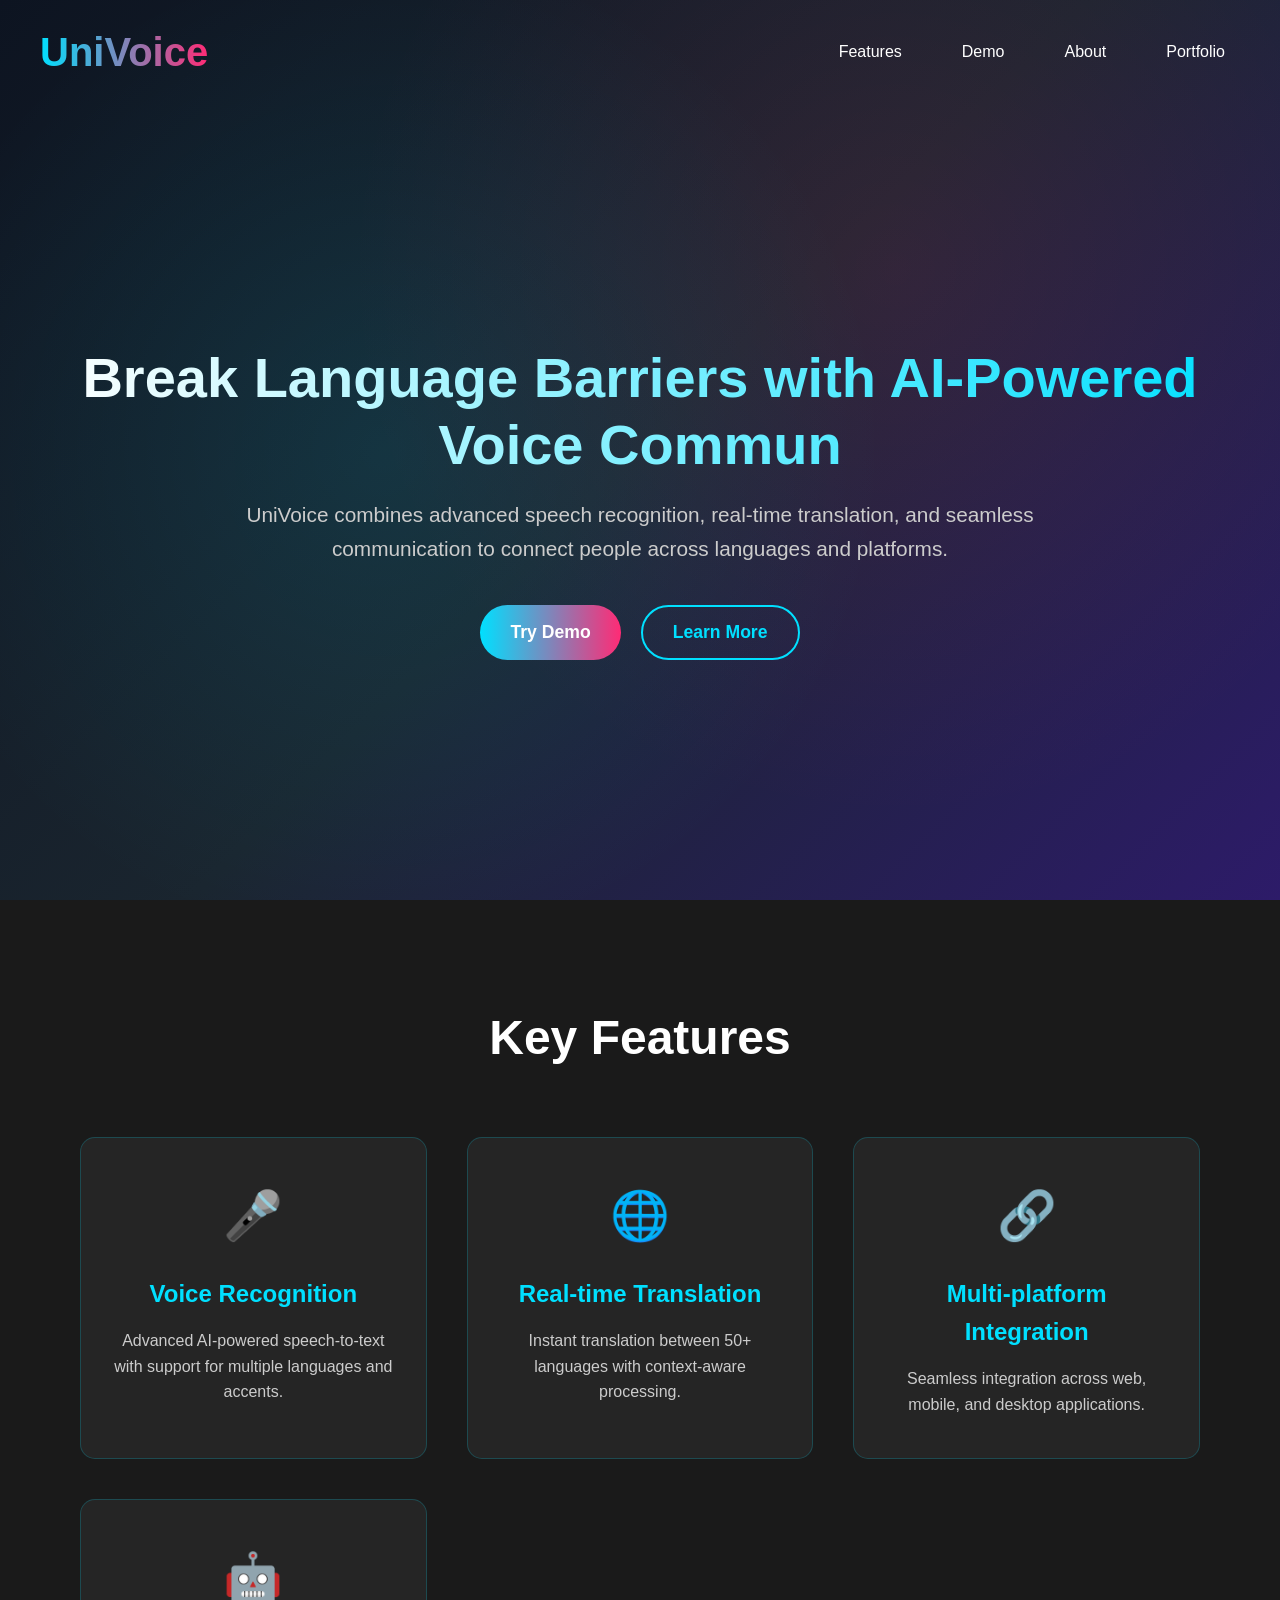
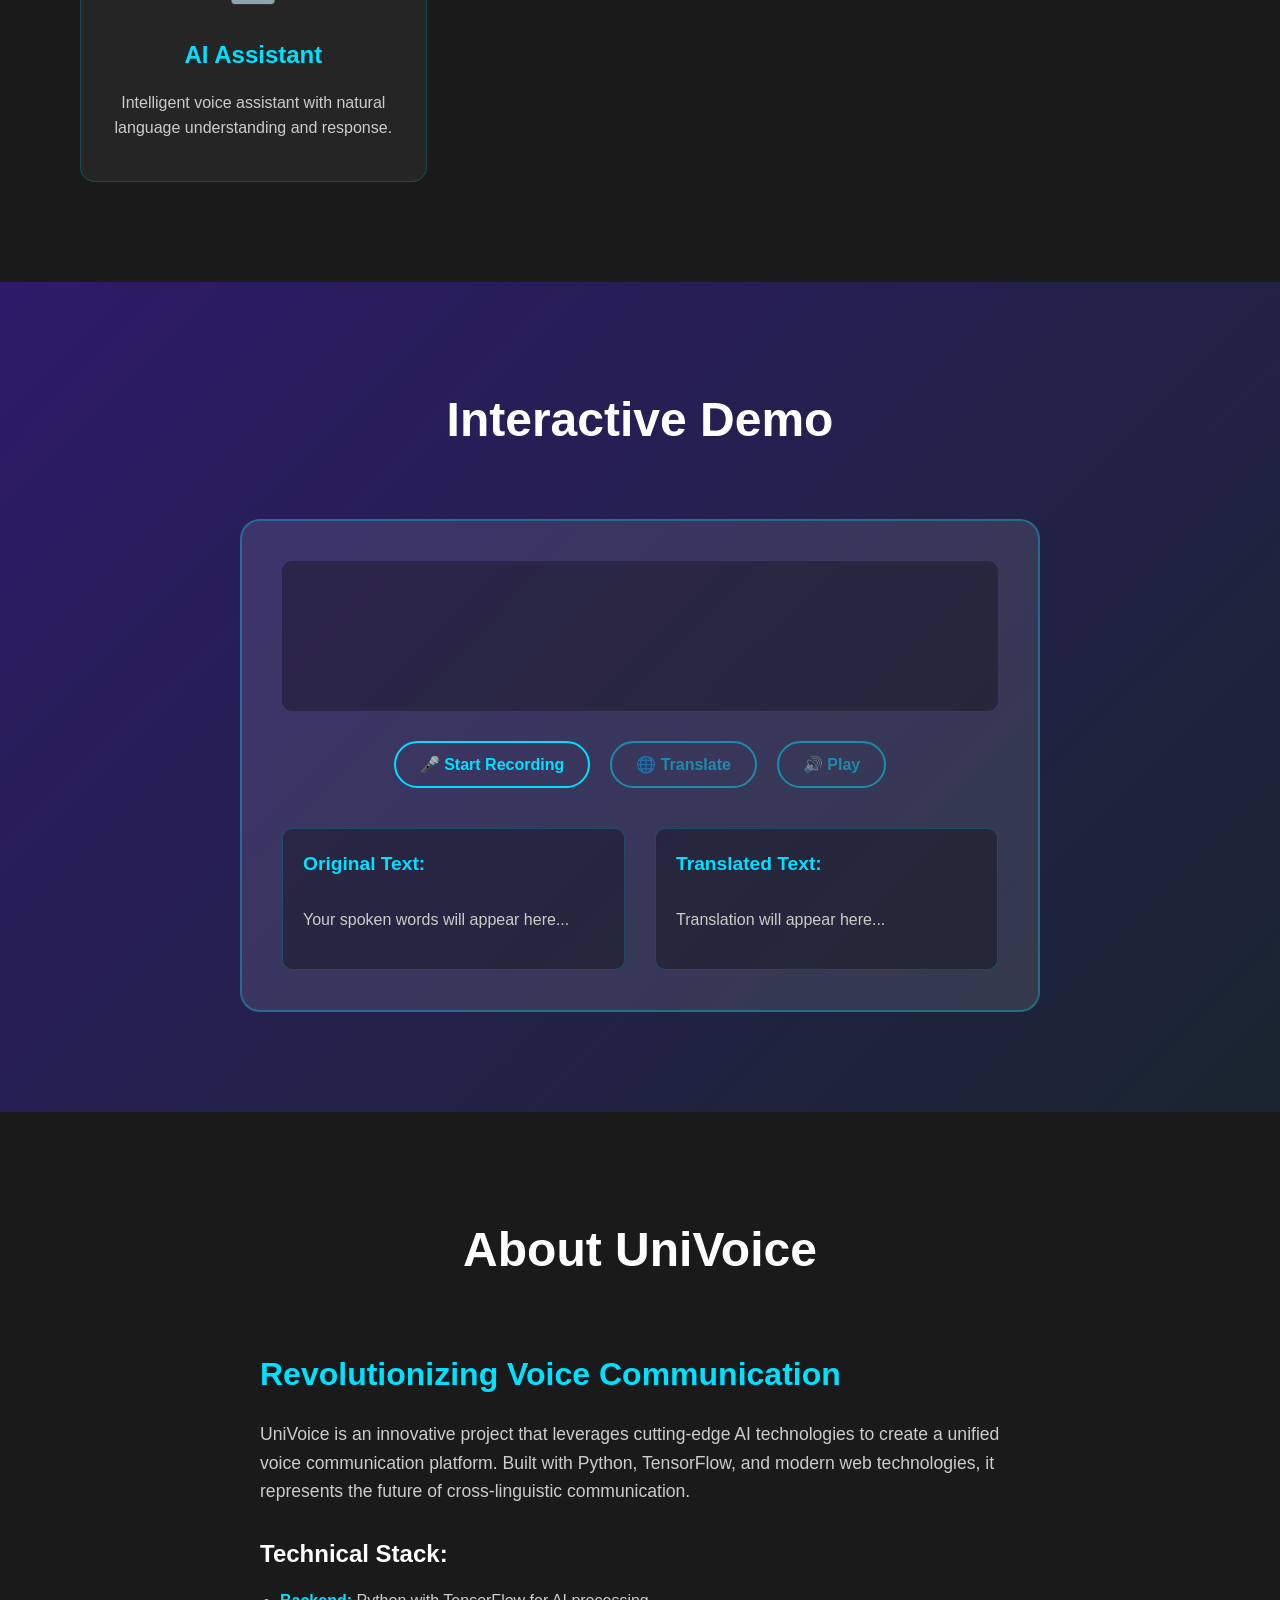
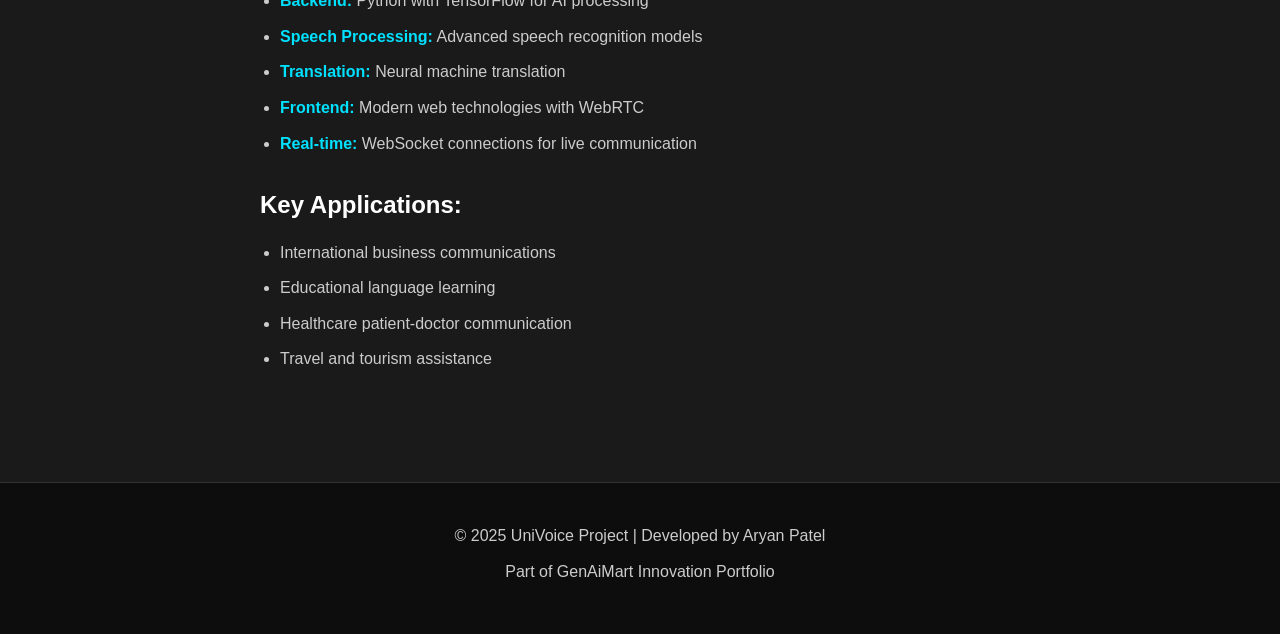
<file: univoice/index.html>
<!DOCTYPE html>
<html lang="en">
<head>
  <meta charset="UTF-8">
  <meta name="viewport" content="width=device-width, initial-scale=1.0">
  <title>UniVoice - Unified Voice Communication Platform</title>
  <link rel="stylesheet" href="styles.css">
</head>
<body>
  <header class="hero">
    <nav class="navbar">
      <div class="nav-brand">
        <h1>UniVoice</h1>
      </div>
      <div class="nav-links">
        <a href="#features">Features</a>
        <a href="#demo">Demo</a>
        <a href="#about">About</a>
        <a href="../index.html">Portfolio</a>
      </div>
    </nav>
    
    <div class="hero-content">
      <h2>Break Language Barriers with AI-Powered Voice Communication</h2>
      <p>UniVoice combines advanced speech recognition, real-time translation, and seamless communication to connect people across languages and platforms.</p>
      <div class="hero-buttons">
        <button class="btn-primary" id="startDemo">Try Demo</button>
        <button class="btn-secondary">Learn More</button>
      </div>
    </div>
  </header>

  <section id="features" class="features">
    <div class="container">
      <h2>Key Features</h2>
      <div class="feature-grid">
        <div class="feature-card">
          <div class="feature-icon">🎤</div>
          <h3>Voice Recognition</h3>
          <p>Advanced AI-powered speech-to-text with support for multiple languages and accents.</p>
        </div>
        
        <div class="feature-card">
          <div class="feature-icon">🌐</div>
          <h3>Real-time Translation</h3>
          <p>Instant translation between 50+ languages with context-aware processing.</p>
        </div>
        
        <div class="feature-card">
          <div class="feature-icon">🔗</div>
          <h3>Multi-platform Integration</h3>
          <p>Seamless integration across web, mobile, and desktop applications.</p>
        </div>
        
        <div class="feature-card">
          <div class="feature-icon">🤖</div>
          <h3>AI Assistant</h3>
          <p>Intelligent voice assistant with natural language understanding and response.</p>
        </div>
      </div>
    </div>
  </section>

  <section id="demo" class="demo">
    <div class="container">
      <h2>Interactive Demo</h2>
      <div class="demo-interface">
        <div class="voice-visualizer">
          <div class="wave-animation" id="waveAnimation"></div>
        </div>
        <div class="demo-controls">
          <button class="demo-btn" id="recordBtn">🎤 Start Recording</button>
          <button class="demo-btn" id="translateBtn" disabled>🌐 Translate</button>
          <button class="demo-btn" id="playBtn" disabled>🔊 Play</button>
        </div>
        <div class="demo-output">
          <div class="output-section">
            <h4>Original Text:</h4>
            <p id="originalText">Your spoken words will appear here...</p>
          </div>
          <div class="output-section">
            <h4>Translated Text:</h4>
            <p id="translatedText">Translation will appear here...</p>
          </div>
        </div>
      </div>
    </div>
  </section>

  <section id="about" class="about">
    <div class="container">
      <h2>About UniVoice</h2>
      <div class="about-content">
        <div class="about-text">
          <h3>Revolutionizing Voice Communication</h3>
          <p>UniVoice is an innovative project that leverages cutting-edge AI technologies to create a unified voice communication platform. Built with Python, TensorFlow, and modern web technologies, it represents the future of cross-linguistic communication.</p>
          
          <h4>Technical Stack:</h4>
          <ul>
            <li><strong>Backend:</strong> Python with TensorFlow for AI processing</li>
            <li><strong>Speech Processing:</strong> Advanced speech recognition models</li>
            <li><strong>Translation:</strong> Neural machine translation</li>
            <li><strong>Frontend:</strong> Modern web technologies with WebRTC</li>
            <li><strong>Real-time:</strong> WebSocket connections for live communication</li>
          </ul>
          
          <h4>Key Applications:</h4>
          <ul>
            <li>International business communications</li>
            <li>Educational language learning</li>
            <li>Healthcare patient-doctor communication</li>
            <li>Travel and tourism assistance</li>
          </ul>
        </div>
      </div>
    </div>
  </section>

  <footer class="footer">
    <div class="container">
      <p>&copy; 2025 UniVoice Project | Developed by Aryan Patel</p>
      <p>Part of GenAiMart Innovation Portfolio</p>
    </div>
  </footer>

  <script src="script.js"></script>
</body>
</html>
</file>
<file: univoice/styles.css>
* {
  margin: 0;
  padding: 0;
  box-sizing: border-box;
}

body {
  font-family: 'Segoe UI', Tahoma, Geneva, Verdana, sans-serif;
  background: linear-gradient(135deg, #0d1421 0%, #1a252f 100%);
  color: #ffffff;
  line-height: 1.6;
}

.container {
  max-width: 1200px;
  margin: 0 auto;
  padding: 0 20px;
}

/* Header & Navigation */
.hero {
  min-height: 100vh;
  background: linear-gradient(135deg, #0d1421 0%, #1a252f 50%, #2d1b69 100%);
  display: flex;
  flex-direction: column;
  position: relative;
  overflow: hidden;
}

.hero::before {
  content: '';
  position: absolute;
  top: 0;
  left: 0;
  right: 0;
  bottom: 0;
  background: radial-gradient(circle at 30% 50%, rgba(0, 224, 255, 0.1) 0%, transparent 50%),
              radial-gradient(circle at 70% 30%, rgba(255, 43, 117, 0.1) 0%, transparent 50%);
  pointer-events: none;
}

.navbar {
  display: flex;
  justify-content: space-between;
  align-items: center;
  padding: 20px 40px;
  position: relative;
  z-index: 10;
}

.nav-brand h1 {
  font-size: 2.5rem;
  background: linear-gradient(90deg, #00e0ff, #ff2b75);
  -webkit-background-clip: text;
  -webkit-text-fill-color: transparent;
  font-weight: bold;
}

.nav-links {
  display: flex;
  gap: 30px;
}

.nav-links a {
  color: #ffffff;
  text-decoration: none;
  font-weight: 500;
  transition: color 0.3s ease;
  padding: 10px 15px;
  border-radius: 5px;
}

.nav-links a:hover {
  color: #00e0ff;
  background: rgba(0, 224, 255, 0.1);
}

.hero-content {
  flex: 1;
  display: flex;
  flex-direction: column;
  justify-content: center;
  align-items: center;
  text-align: center;
  padding: 0 40px;
  position: relative;
  z-index: 10;
}

.hero-content h2 {
  font-size: 3.5rem;
  margin-bottom: 20px;
  background: linear-gradient(90deg, #ffffff, #00e0ff);
  -webkit-background-clip: text;
  -webkit-text-fill-color: transparent;
  line-height: 1.2;
}

.hero-content p {
  font-size: 1.3rem;
  color: #cccccc;
  margin-bottom: 40px;
  max-width: 800px;
}

.hero-buttons {
  display: flex;
  gap: 20px;
}

.btn-primary, .btn-secondary {
  padding: 15px 30px;
  font-size: 1.1rem;
  font-weight: bold;
  border: none;
  border-radius: 50px;
  cursor: pointer;
  transition: all 0.3s ease;
  text-decoration: none;
  display: inline-block;
}

.btn-primary {
  background: linear-gradient(90deg, #00e0ff, #ff2b75);
  color: #ffffff;
}

.btn-primary:hover {
  transform: translateY(-2px);
  box-shadow: 0 10px 20px rgba(0, 224, 255, 0.3);
}

.btn-secondary {
  background: transparent;
  border: 2px solid #00e0ff;
  color: #00e0ff;
}

.btn-secondary:hover {
  background: #00e0ff;
  color: #000000;
}

/* Features Section */
.features {
  padding: 100px 0;
  background: #1a1a1a;
}

.features h2 {
  text-align: center;
  font-size: 3rem;
  margin-bottom: 60px;
  color: #ffffff;
}

.feature-grid {
  display: grid;
  grid-template-columns: repeat(auto-fit, minmax(280px, 1fr));
  gap: 40px;
  padding: 0 20px;
}

.feature-card {
  background: rgba(255, 255, 255, 0.05);
  padding: 40px 30px;
  border-radius: 15px;
  text-align: center;
  border: 1px solid rgba(0, 224, 255, 0.2);
  transition: transform 0.3s ease, border-color 0.3s ease;
}

.feature-card:hover {
  transform: translateY(-10px);
  border-color: #00e0ff;
  background: rgba(0, 224, 255, 0.1);
}

.feature-icon {
  font-size: 3rem;
  margin-bottom: 20px;
  display: block;
}

.feature-card h3 {
  font-size: 1.5rem;
  color: #00e0ff;
  margin-bottom: 15px;
}

.feature-card p {
  color: #cccccc;
  font-size: 1rem;
}

/* Demo Section */
.demo {
  padding: 100px 0;
  background: linear-gradient(135deg, #2d1b69 0%, #1a252f 100%);
}

.demo h2 {
  text-align: center;
  font-size: 3rem;
  margin-bottom: 60px;
  color: #ffffff;
}

.demo-interface {
  background: rgba(255, 255, 255, 0.1);
  border-radius: 20px;
  padding: 40px;
  border: 2px solid rgba(0, 224, 255, 0.3);
  max-width: 800px;
  margin: 0 auto;
}

.voice-visualizer {
  height: 150px;
  background: rgba(0, 0, 0, 0.3);
  border-radius: 10px;
  margin-bottom: 30px;
  display: flex;
  align-items: center;
  justify-content: center;
  position: relative;
  overflow: hidden;
}

.wave-animation {
  width: 100%;
  height: 100%;
  background: linear-gradient(90deg, transparent 0%, #00e0ff 50%, transparent 100%);
  opacity: 0;
  animation: pulse 2s ease-in-out infinite;
}

@keyframes pulse {
  0%, 100% { opacity: 0; transform: scaleX(0.5); }
  50% { opacity: 0.7; transform: scaleX(1); }
}

.demo-controls {
  display: flex;
  justify-content: center;
  gap: 20px;
  margin-bottom: 40px;
}

.demo-btn {
  padding: 12px 24px;
  font-size: 1rem;
  font-weight: bold;
  border: 2px solid #00e0ff;
  background: transparent;
  color: #00e0ff;
  border-radius: 25px;
  cursor: pointer;
  transition: all 0.3s ease;
}

.demo-btn:hover:not(:disabled) {
  background: #00e0ff;
  color: #000000;
}

.demo-btn:disabled {
  opacity: 0.5;
  cursor: not-allowed;
}

.demo-output {
  display: grid;
  grid-template-columns: 1fr 1fr;
  gap: 30px;
}

.output-section {
  background: rgba(0, 0, 0, 0.3);
  padding: 20px;
  border-radius: 10px;
  border: 1px solid rgba(0, 224, 255, 0.2);
}

.output-section h4 {
  color: #00e0ff;
  margin-bottom: 10px;
  font-size: 1.2rem;
}

.output-section p {
  color: #cccccc;
  font-size: 1rem;
  min-height: 60px;
  display: flex;
  align-items: center;
}

/* About Section */
.about {
  padding: 100px 0;
  background: #1a1a1a;
}

.about h2 {
  text-align: center;
  font-size: 3rem;
  margin-bottom: 60px;
  color: #ffffff;
}

.about-content {
  max-width: 800px;
  margin: 0 auto;
  padding: 0 20px;
}

.about-text h3 {
  color: #00e0ff;
  font-size: 2rem;
  margin-bottom: 20px;
}

.about-text h4 {
  color: #ffffff;
  font-size: 1.5rem;
  margin: 30px 0 15px;
}

.about-text p {
  color: #cccccc;
  font-size: 1.1rem;
  margin-bottom: 20px;
}

.about-text ul {
  color: #cccccc;
  margin-left: 20px;
}

.about-text li {
  margin-bottom: 10px;
  font-size: 1rem;
}

.about-text strong {
  color: #00e0ff;
}

/* Footer */
.footer {
  background: #0d0d0d;
  padding: 40px 0;
  text-align: center;
  border-top: 1px solid #333;
}

.footer p {
  color: #cccccc;
  margin-bottom: 10px;
}

/* Responsive Design */
@media (max-width: 768px) {
  .nav-links {
    display: none;
  }
  
  .hero-content h2 {
    font-size: 2.5rem;
  }
  
  .hero-content p {
    font-size: 1.1rem;
  }
  
  .hero-buttons {
    flex-direction: column;
    align-items: center;
  }
  
  .demo-output {
    grid-template-columns: 1fr;
  }
  
  .demo-controls {
    flex-direction: column;
    align-items: center;
  }
}
</file>
